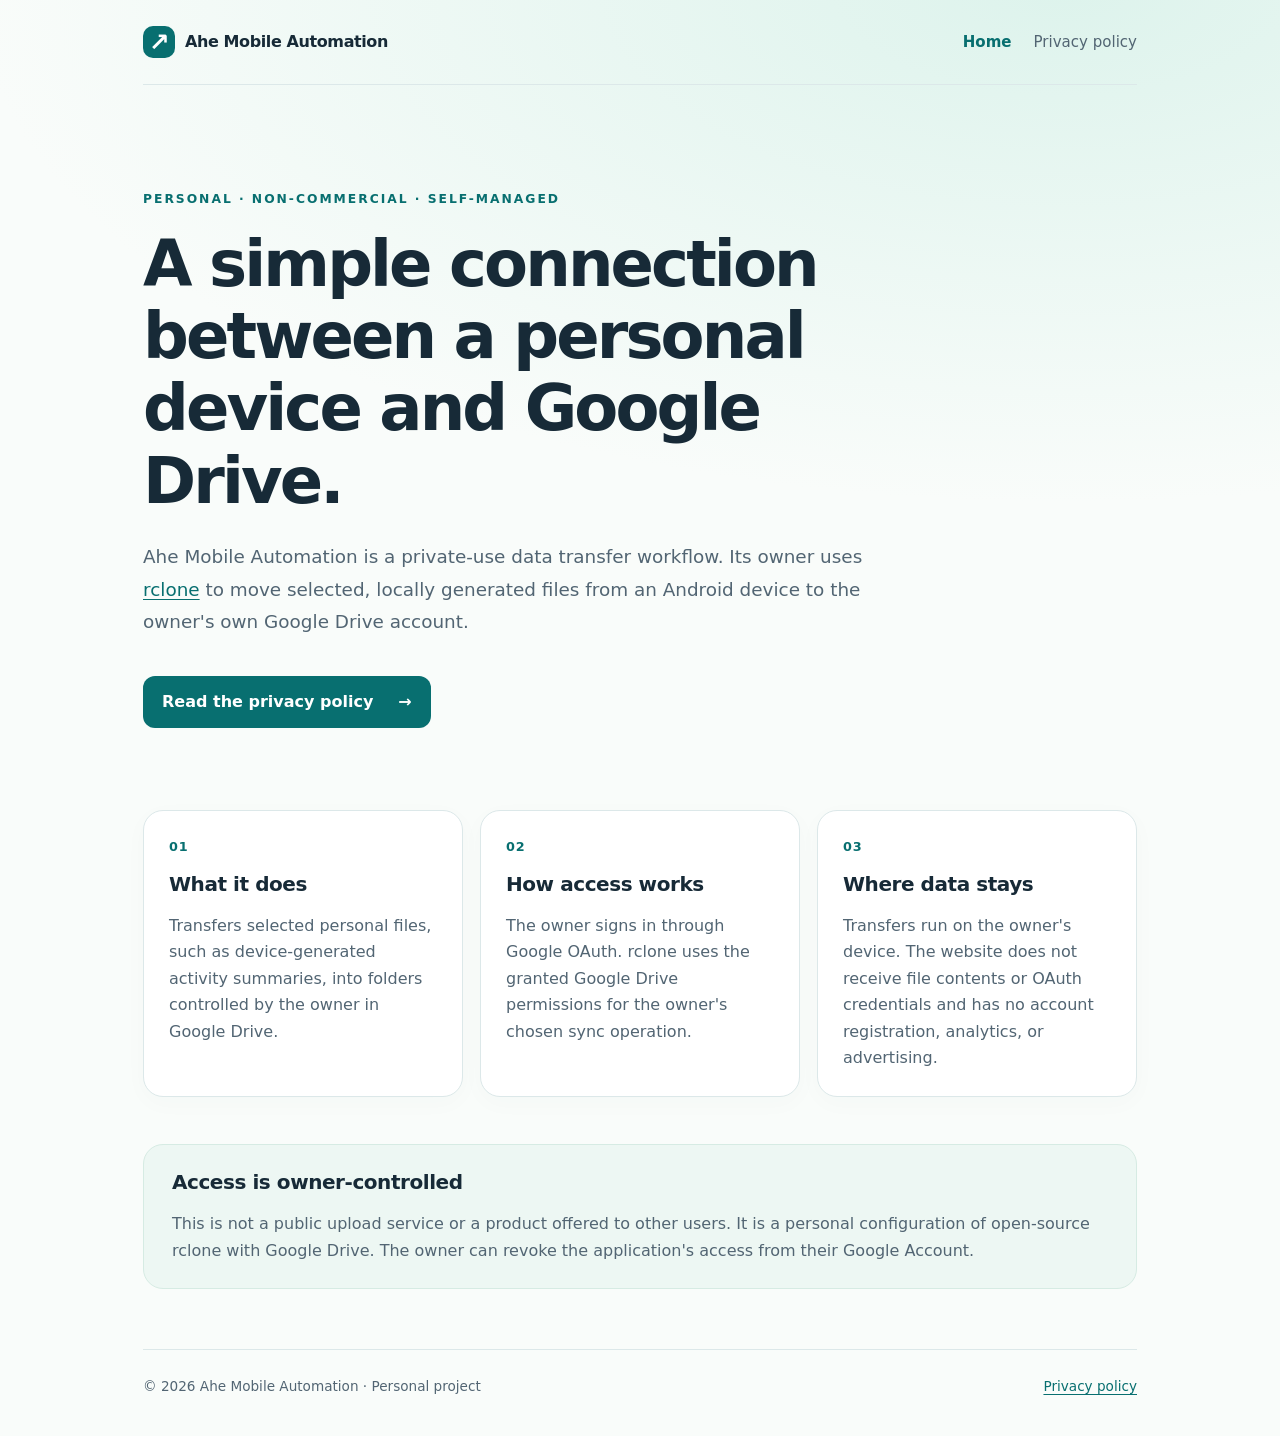
<file: docs/index.html>
<!doctype html>
<html lang="en">
<head>
  <meta charset="utf-8">
  <meta name="viewport" content="width=device-width, initial-scale=1">
  <meta name="color-scheme" content="light">
  <meta name="description" content="Ahe Mobile Automation is a personal, non-commercial workflow for transferring files from an owner's device to their own Google Drive using rclone.">
  <title>Ahe Mobile Automation | Personal Google Drive Sync</title>
  <link rel="stylesheet" href="style.css">
</head>
<body>
  <main class="wrap">
    <header class="masthead">
      <div class="brand"><span class="mark" aria-hidden="true">↗</span><span>Ahe Mobile Automation</span></div>
      <nav aria-label="Site navigation"><a href="index.html" aria-current="page">Home</a><a href="privacy.html">Privacy policy</a></nav>
    </header>

    <section class="hero" aria-labelledby="hero-title">
      <p class="eyebrow">PERSONAL · NON-COMMERCIAL · SELF-MANAGED</p>
      <h1 id="hero-title">A simple connection between a personal device and Google Drive.</h1>
      <p class="lede">Ahe Mobile Automation is a private-use data transfer workflow. Its owner uses <a href="https://rclone.org/" rel="noopener noreferrer">rclone</a> to move selected, locally generated files from an Android device to the owner's own Google Drive account.</p>
      <a class="button" href="privacy.html">Read the privacy policy <span aria-hidden="true">→</span></a>
    </section>

    <section class="info-grid" aria-label="About this workflow">
      <article class="panel"><div class="panel-icon" aria-hidden="true">01</div><h2>What it does</h2><p>Transfers selected personal files, such as device-generated activity summaries, into folders controlled by the owner in Google Drive.</p></article>
      <article class="panel"><div class="panel-icon" aria-hidden="true">02</div><h2>How access works</h2><p>The owner signs in through Google OAuth. rclone uses the granted Google Drive permissions for the owner's chosen sync operation.</p></article>
      <article class="panel"><div class="panel-icon" aria-hidden="true">03</div><h2>Where data stays</h2><p>Transfers run on the owner's device. The website does not receive file contents or OAuth credentials and has no account registration, analytics, or advertising.</p></article>
    </section>

    <section class="note" aria-labelledby="access-title"><h2 id="access-title">Access is owner-controlled</h2><p>This is not a public upload service or a product offered to other users. It is a personal configuration of open-source rclone with Google Drive. The owner can revoke the application's access from their Google Account.</p></section>
    <footer><span>© 2026 Ahe Mobile Automation · Personal project</span><a href="privacy.html">Privacy policy</a></footer>
  </main>
</body>
</html>
</file>
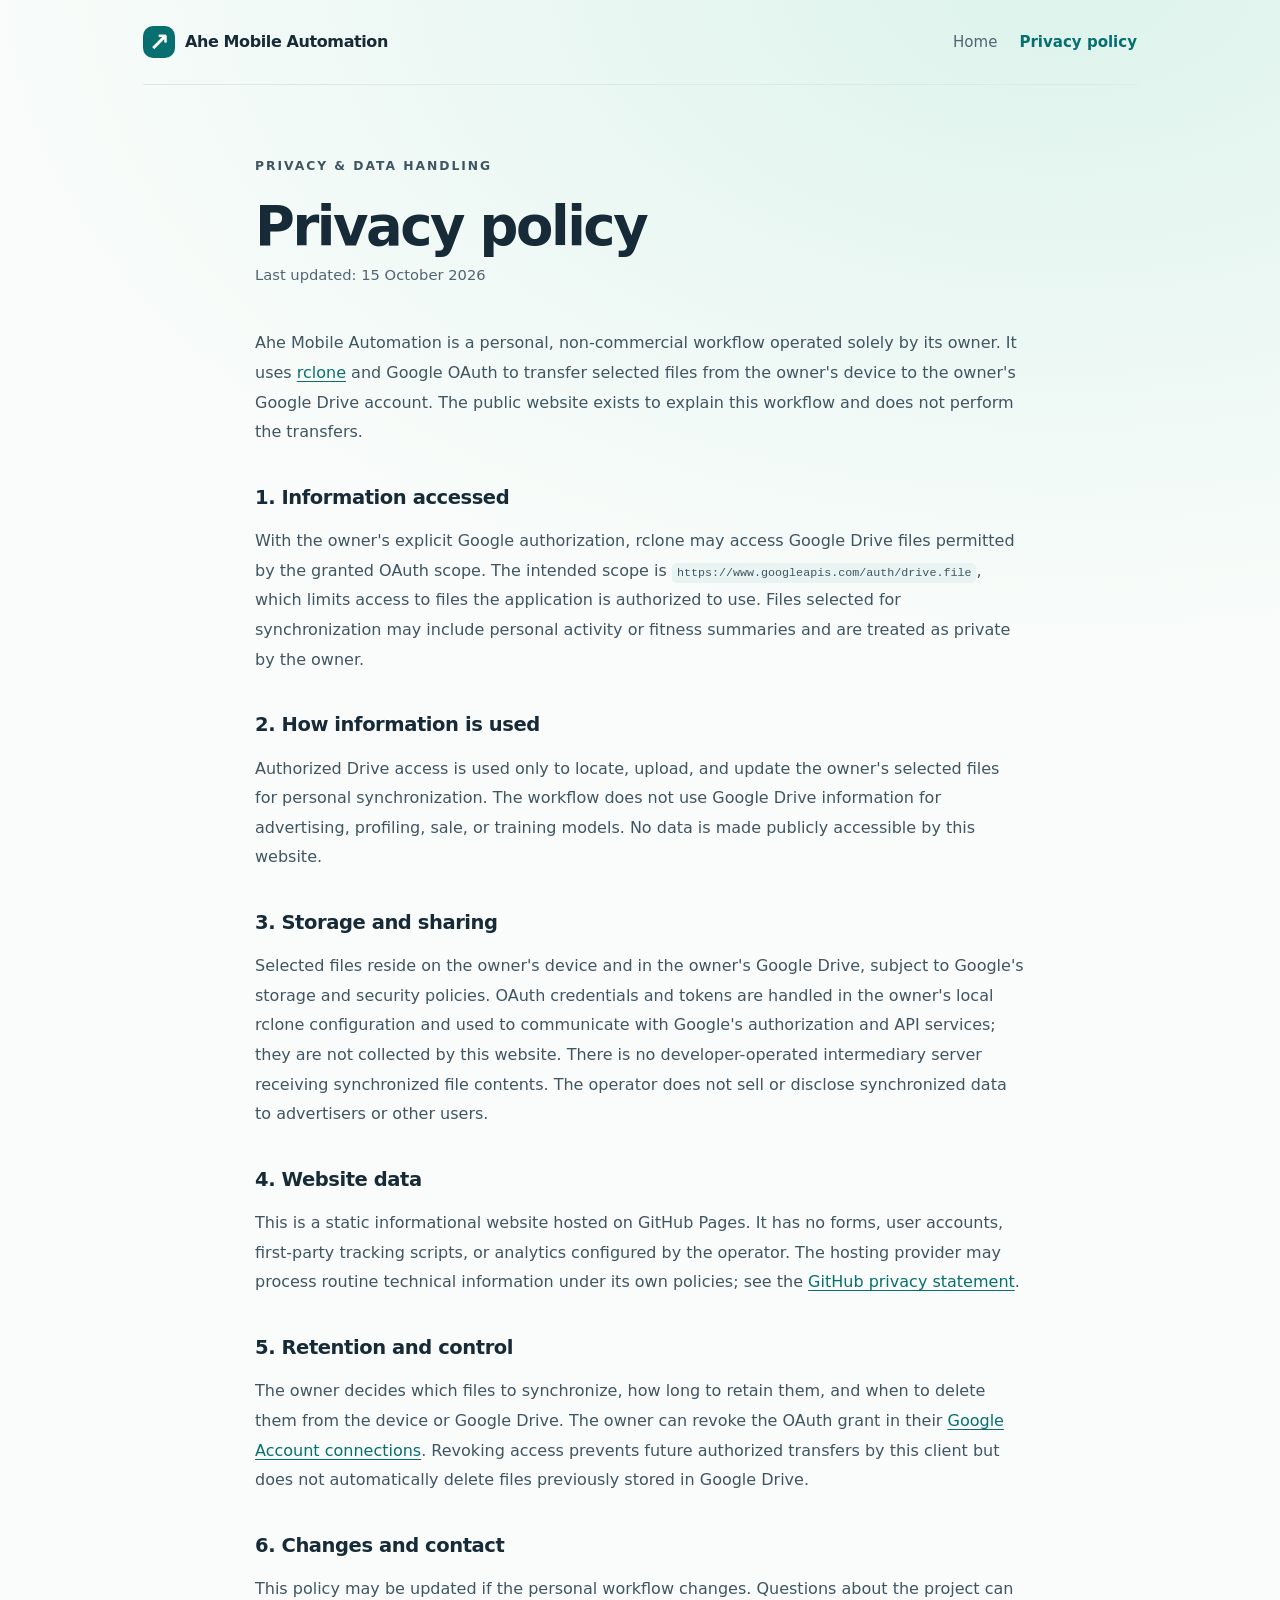
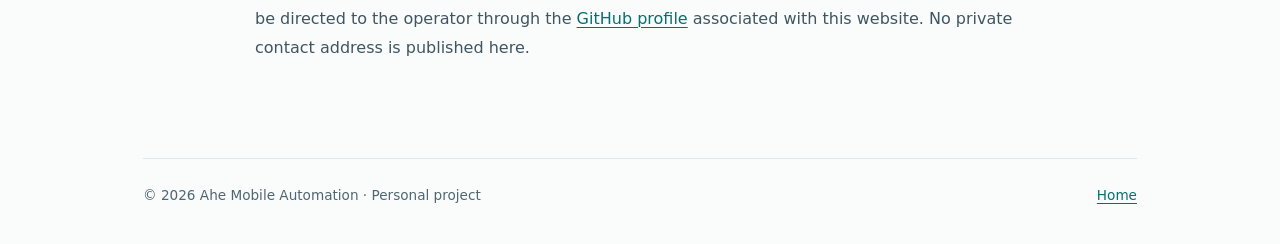
<file: docs/privacy.html>
<!doctype html>
<html lang="en">
<head>
  <meta charset="utf-8">
  <meta name="viewport" content="width=device-width, initial-scale=1">
  <meta name="color-scheme" content="light">
  <meta name="description" content="Privacy policy for Ahe Mobile Automation, a personal Google Drive sync workflow using rclone.">
  <title>Privacy Policy | Ahe Mobile Automation</title>
  <link rel="stylesheet" href="style.css">
</head>
<body>
  <main class="wrap">
    <header class="masthead">
      <div class="brand"><span class="mark" aria-hidden="true">↗</span><span>Ahe Mobile Automation</span></div>
      <nav aria-label="Site navigation"><a href="index.html">Home</a><a href="privacy.html" aria-current="page">Privacy policy</a></nav>
    </header>
    <article class="policy">
      <p class="eyebrow">PRIVACY &amp; DATA HANDLING</p>
      <h1>Privacy policy</h1>
      <p class="updated">Last updated: 15 October 2026</p>
      <p>Ahe Mobile Automation is a personal, non-commercial workflow operated solely by its owner. It uses <a href="https://rclone.org/" rel="noopener noreferrer">rclone</a> and Google OAuth to transfer selected files from the owner's device to the owner's Google Drive account. The public website exists to explain this workflow and does not perform the transfers.</p>

      <h2>1. Information accessed</h2>
      <p>With the owner's explicit Google authorization, rclone may access Google Drive files permitted by the granted OAuth scope. The intended scope is <code>https://www.googleapis.com/auth/drive.file</code>, which limits access to files the application is authorized to use. Files selected for synchronization may include personal activity or fitness summaries and are treated as private by the owner.</p>

      <h2>2. How information is used</h2>
      <p>Authorized Drive access is used only to locate, upload, and update the owner's selected files for personal synchronization. The workflow does not use Google Drive information for advertising, profiling, sale, or training models. No data is made publicly accessible by this website.</p>

      <h2>3. Storage and sharing</h2>
      <p>Selected files reside on the owner's device and in the owner's Google Drive, subject to Google's storage and security policies. OAuth credentials and tokens are handled in the owner's local rclone configuration and used to communicate with Google's authorization and API services; they are not collected by this website. There is no developer-operated intermediary server receiving synchronized file contents. The operator does not sell or disclose synchronized data to advertisers or other users.</p>

      <h2>4. Website data</h2>
      <p>This is a static informational website hosted on GitHub Pages. It has no forms, user accounts, first-party tracking scripts, or analytics configured by the operator. The hosting provider may process routine technical information under its own policies; see the <a href="https://docs.github.com/en/site-policy/privacy-policies/github-general-privacy-statement" rel="noopener noreferrer">GitHub privacy statement</a>.</p>

      <h2>5. Retention and control</h2>
      <p>The owner decides which files to synchronize, how long to retain them, and when to delete them from the device or Google Drive. The owner can revoke the OAuth grant in their <a href="https://myaccount.google.com/connections" rel="noopener noreferrer">Google Account connections</a>. Revoking access prevents future authorized transfers by this client but does not automatically delete files previously stored in Google Drive.</p>

      <h2>6. Changes and contact</h2>
      <p>This policy may be updated if the personal workflow changes. Questions about the project can be directed to the operator through the <a href="https://github.com/cathyxub" rel="noopener noreferrer">GitHub profile</a> associated with this website. No private contact address is published here.</p>
    </article>
    <footer><span>© 2026 Ahe Mobile Automation · Personal project</span><a href="index.html">Home</a></footer>
  </main>
</body>
</html>
</file>
<file: docs/style.css>
:root{color-scheme:light;--ink:#172a37;--muted:#526573;--line:#dce8e9;--teal:#086f70;--cream:#f9fcfa;--panel:#ffffff}
*{box-sizing:border-box}
html{font-family:Inter,ui-sans-serif,system-ui,-apple-system,BlinkMacSystemFont,"Segoe UI",sans-serif;line-height:1.65}
body{margin:0;color:var(--ink);background:radial-gradient(ellipse 85% 36% at 83% -1%,#ddf3ec 0%,transparent 100%),var(--cream)}
a{color:var(--teal);text-decoration-thickness:1px;text-underline-offset:3px}
a:hover{text-decoration-thickness:2px}
a:focus-visible{outline:3px solid #eaa345;outline-offset:3px}
.wrap{max-width:1050px;margin:auto;padding:0 28px}
.masthead{display:flex;justify-content:space-between;align-items:center;gap:18px;border-bottom:1px solid var(--line);padding:26px 0}
.brand{display:flex;align-items:center;gap:10px;font-weight:750;letter-spacing:-.025em}
.mark{width:32px;height:32px;border-radius:10px;background:var(--teal);color:white;display:grid;place-items:center;font-size:25px;line-height:1}
nav{display:flex;gap:22px;font-size:.94rem}nav a{text-decoration:none;color:var(--muted)}nav a[aria-current]{font-weight:700;color:var(--teal)}
.hero{padding:92px 0 56px;max-width:795px}
.eyebrow{color:var(--teal);letter-spacing:.16em;font-weight:780;font-size:.77rem}
h1{font-size:clamp(2.2rem,5.7vw,4rem);line-height:1.13;letter-spacing:-.045em;margin:18px 0 24px;font-weight:790}
.lede{font-size:1.15rem;line-height:1.78;max-width:750px;color:var(--muted)}
.button{display:inline-flex;align-items:center;gap:25px;background:var(--teal);color:white;text-decoration:none;padding:13px 19px;border-radius:12px;margin-top:18px;font-weight:700}
.button:hover{background:#075859}
.info-grid{display:grid;grid-template-columns:repeat(3,minmax(0,1fr));gap:17px;padding:26px 0 47px}
.panel{background:var(--panel);border:1px solid var(--line);border-radius:20px;padding:25px;box-shadow:0 6px 25px rgba(13,78,76,.025)}
.panel-icon{font-weight:800;color:var(--teal);font-size:.8rem;letter-spacing:.07em}
h2{font-size:1.25rem;line-height:1.3;letter-spacing:-.022em;margin:14px 0 10px}
.panel p,.note p{color:var(--muted);margin-bottom:0}
.note{background:#edf7f3;border:1px solid #d6ebe3;border-radius:20px;padding:24px 28px;margin:0 0 60px}
.note h2{margin-top:0}
.policy{max-width:770px;margin:70px auto 95px}
.policy h1{font-size:clamp(2.4rem,5vw,3.4rem);margin-bottom:4px}
.policy .updated{color:var(--muted);font-size:.92rem;margin:0 0 40px}
.policy p{color:#405562;line-height:1.85}
.policy h2{margin-top:38px;font-size:1.22rem}
code{font-size:.9em;overflow-wrap:anywhere;background:#e9f3f1;padding:3px 5px;border-radius:5px}
footer{border-top:1px solid var(--line);padding:25px 0 38px;color:var(--muted);font-size:.85rem;display:flex;justify-content:space-between;gap:16px}
@media(max-width:720px){.wrap{padding:0 20px}.masthead{align-items:flex-start;flex-direction:column;padding:20px 0}nav{gap:17px}.hero{padding:57px 0 25px}.info-grid{grid-template-columns:1fr;padding:15px 0 30px}.panel{padding:20px}.note{padding:21px;margin-bottom:35px}.policy{margin:45px auto 60px}footer{flex-direction:column;gap:5px}}
@media(prefers-reduced-motion:no-preference){.button{transition:background-color .15s ease}}
</file>
